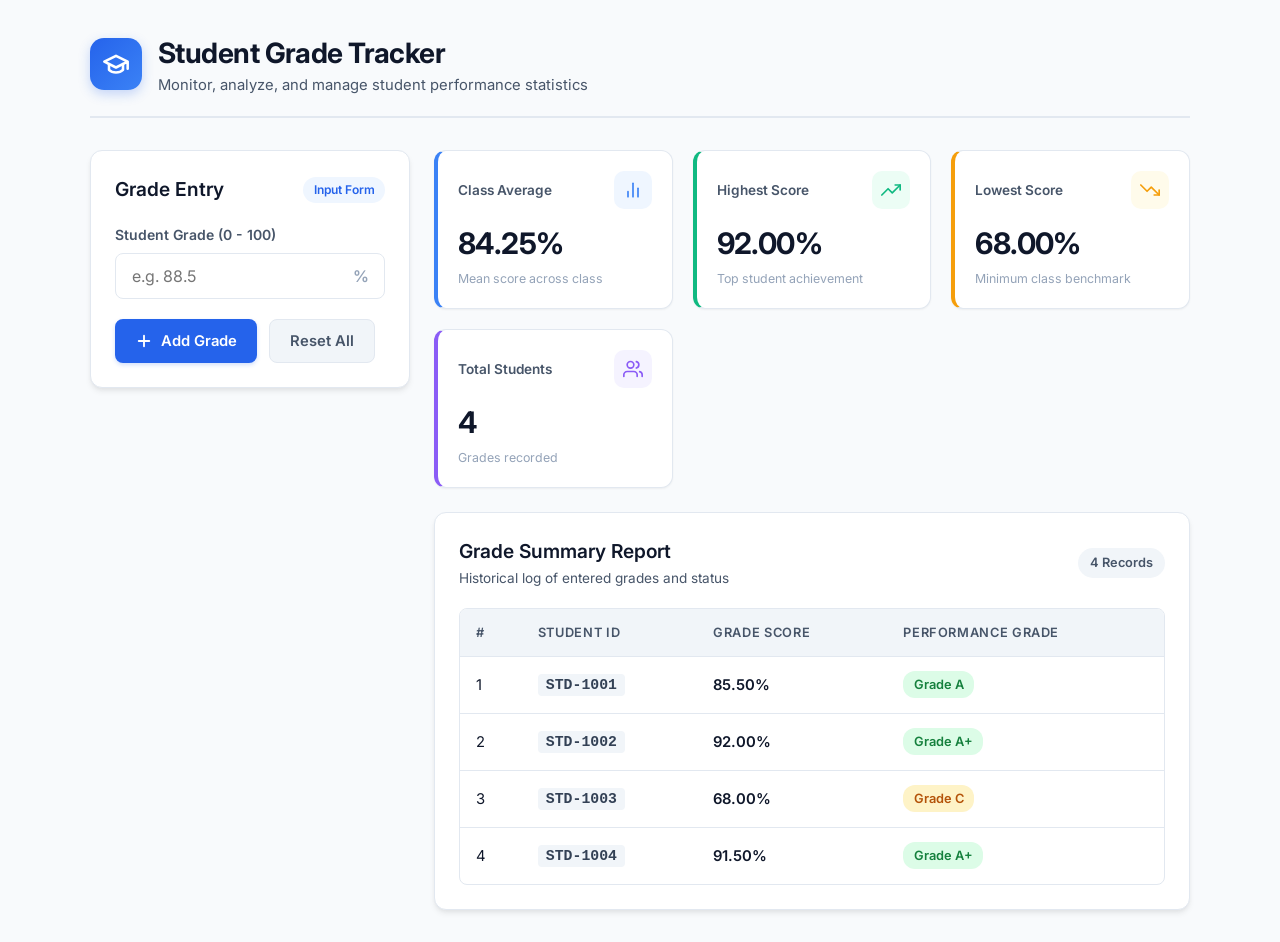
<file: index.html>
<!DOCTYPE html>
<html lang="en">
<head>
    <meta charset="UTF-8">
    <meta name="viewport" content="width=device-width, initial-scale=1.0">
    <title>Student Grade Tracker</title>
    <!-- Google Fonts -->
    <link rel="preconnect" href="https://fonts.googleapis.com">
    <link rel="preconnect" href="https://fonts.gstatic.com" crossorigin>
    <link href="https://fonts.googleapis.com/css2?family=Inter:wght@400;500;600;700&display=swap" rel="stylesheet">
    <!-- Custom CSS -->
    <link rel="stylesheet" href="style.css">
</head>
<body>
    <div class="app-container">
        
        <!-- App Header Banner -->
        <header class="app-header">
            <div class="header-icon">
                <svg width="28" height="28" viewBox="0 0 24 24" fill="none" stroke="currentColor" stroke-width="2.2" stroke-linecap="round" stroke-linejoin="round">
                    <path d="M22 10v6M2 10l10-5 10 5-10 5z"/>
                    <path d="M6 12v5c3 3 9 3 12 0v-5"/>
                </svg>
            </div>
            <div>
                <h1>Student Grade Tracker</h1>
                <p class="subtitle">Monitor, analyze, and manage student performance statistics</p>
            </div>
        </header>

        <!-- Main Grid Layout -->
        <main class="dashboard-grid">

            <!-- 1. Input Section -->
            <section class="card input-section">
                <div class="card-header">
                    <h2>Grade Entry</h2>
                    <span class="badge badge-info">Input Form</span>
                </div>
                
                <form id="grade-form" class="grade-form">
                    <div class="form-group">
                        <label for="grade-input">Student Grade (0 - 100)</label>
                        <div class="input-wrapper">
                            <input 
                                type="number" 
                                id="grade-input" 
                                name="grade" 
                                min="0" 
                                max="100" 
                                step="0.1" 
                                placeholder="e.g. 88.5" 
                                required
                            >
                            <span class="input-unit">%</span>
                        </div>
                    </div>
                    <div class="button-group">
                        <button type="submit" id="add-grade-btn" class="btn btn-primary">
                            <svg width="18" height="18" viewBox="0 0 24 24" fill="none" stroke="currentColor" stroke-width="2.5" stroke-linecap="round" stroke-linejoin="round">
                                <line x1="12" y1="5" x2="12" y2="19"></line>
                                <line x1="5" y1="12" x2="19" y2="12"></line>
                            </svg>
                            Add Grade
                        </button>
                        <button type="button" id="reset-btn" class="btn btn-secondary">Reset All</button>
                    </div>
                </form>
            </section>

            <!-- 2. Statistics Section -->
            <section class="stats-section">
                <div class="stats-grid">

                    <!-- Average Score Card -->
                    <div class="stat-card stat-blue" id="avg-card">
                        <div class="stat-header">
                            <span class="stat-title">Class Average</span>
                            <div class="stat-icon icon-blue">
                                <svg width="20" height="20" viewBox="0 0 24 24" fill="none" stroke="currentColor" stroke-width="2" stroke-linecap="round" stroke-linejoin="round">
                                    <line x1="18" y1="20" x2="18" y2="10"></line>
                                    <line x1="12" y1="20" x2="12" y2="4"></line>
                                    <line x1="6" y1="20" x2="6" y2="14"></line>
                                </svg>
                            </div>
                        </div>
                        <div class="stat-value" id="average-score">84.25%</div>
                        <div class="stat-footer">Mean score across class</div>
                    </div>

                    <!-- Highest Score Card -->
                    <div class="stat-card stat-green" id="highest-card">
                        <div class="stat-header">
                            <span class="stat-title">Highest Score</span>
                            <div class="stat-icon icon-green">
                                <svg width="20" height="20" viewBox="0 0 24 24" fill="none" stroke="currentColor" stroke-width="2" stroke-linecap="round" stroke-linejoin="round">
                                    <polyline points="23 6 13.5 15.5 8.5 10.5 1 18"></polyline>
                                    <polyline points="17 6 23 6 23 12"></polyline>
                                </svg>
                            </div>
                        </div>
                        <div class="stat-value" id="highest-score">96.50%</div>
                        <div class="stat-footer">Top student achievement</div>
                    </div>

                    <!-- Lowest Score Card -->
                    <div class="stat-card stat-amber" id="lowest-card">
                        <div class="stat-header">
                            <span class="stat-title">Lowest Score</span>
                            <div class="stat-icon icon-amber">
                                <svg width="20" height="20" viewBox="0 0 24 24" fill="none" stroke="currentColor" stroke-width="2" stroke-linecap="round" stroke-linejoin="round">
                                    <polyline points="23 18 13.5 8.5 8.5 13.5 1 6"></polyline>
                                    <polyline points="17 18 23 18 23 12"></polyline>
                                </svg>
                            </div>
                        </div>
                        <div class="stat-value" id="lowest-score">68.00%</div>
                        <div class="stat-footer">Minimum class benchmark</div>
                    </div>

                    <!-- Total Students Card -->
                    <div class="stat-card stat-purple" id="total-card">
                        <div class="stat-header">
                            <span class="stat-title">Total Students</span>
                            <div class="stat-icon icon-purple">
                                <svg width="20" height="20" viewBox="0 0 24 24" fill="none" stroke="currentColor" stroke-width="2" stroke-linecap="round" stroke-linejoin="round">
                                    <path d="M17 21v-2a4 4 0 0 0-4-4H5a4 4 0 0 0-4 4v2"></path>
                                    <circle cx="9" cy="7" r="4"></circle>
                                    <path d="M23 21v-2a4 4 0 0 0-3-3.87"></path>
                                    <path d="M16 3.13a4 4 0 0 1 0 7.75"></path>
                                </svg>
                            </div>
                        </div>
                        <div class="stat-value" id="total-students">4</div>
                        <div class="stat-footer">Grades recorded</div>
                    </div>

                </div>
            </section>

            <!-- 3. Summary Report Section -->
            <section class="card report-section">
                <div class="card-header">
                    <div>
                        <h2>Grade Summary Report</h2>
                        <p class="section-desc">Historical log of entered grades and status</p>
                    </div>
                    <span class="count-badge" id="entry-count-badge">4 Records</span>
                </div>

                <div class="table-container">
                    <table id="grades-table" class="grades-table">
                        <thead>
                            <tr>
                                <th>#</th>
                                <th>Student ID</th>
                                <th>Grade Score</th>
                                <th>Performance Grade</th>
                            </tr>
                        </thead>
                        <tbody id="grades-table-body">
                            <!-- Placeholder Rows -->
                            <tr>
                                <td>1</td>
                                <td><span class="student-tag">STD-1001</span></td>
                                <td class="grade-cell">85.50%</td>
                                <td><span class="grade-badge badge-a">Grade A</span></td>
                            </tr>
                            <tr>
                                <td>2</td>
                                <td><span class="student-tag">STD-1002</span></td>
                                <td class="grade-cell">92.00%</td>
                                <td><span class="grade-badge badge-a">Grade A+</span></td>
                            </tr>
                            <tr>
                                <td>3</td>
                                <td><span class="student-tag">STD-1003</span></td>
                                <td class="grade-cell">68.00%</td>
                                <td><span class="grade-badge badge-c">Grade C</span></td>
                            </tr>
                            <tr>
                                <td>4</td>
                                <td><span class="student-tag">STD-1004</span></td>
                                <td class="grade-cell">91.50%</td>
                                <td><span class="grade-badge badge-a">Grade A+</span></td>
                            </tr>
                        </tbody>
                    </table>
                </div>
            </section>

        </main>
    </div>

    <!-- Interactive Script -->
    <script src="app.js"></script>
</body>
</html>
</file>
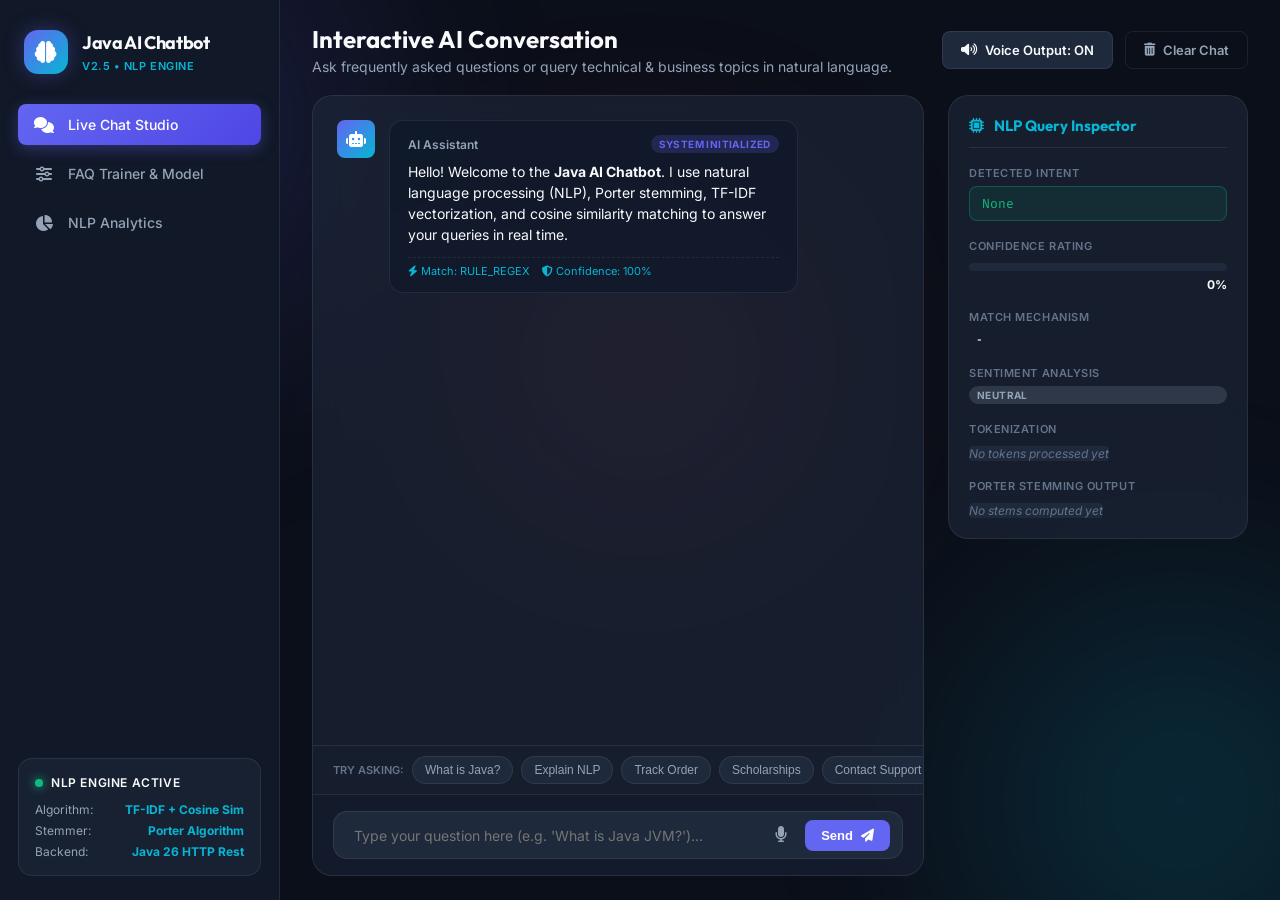
<file: Task_3_AI_Chatbot/web/index.html>
<!DOCTYPE html>
<html lang="en">
<head>
    <meta charset="UTF-8">
    <meta name="viewport" content="width=device-width, initial-scale=1.0">
    <meta name="description" content="AI Chatbot powered by Java NLP techniques, Machine Learning TF-IDF, Cosine Similarity, and dynamic FAQ training.">
    <title>Java AI Chatbot - Intelligent NLP Assistant</title>
    
    <!-- Google Fonts -->
    <link rel="preconnect" href="https://fonts.googleapis.com">
    <link rel="preconnect" href="https://fonts.gstatic.com" crossorigin>
    <link href="https://fonts.googleapis.com/css2?family=Inter:wght@300;400;500;600;700&family=Outfit:wght@400;500;600;700;800&family=Fira+Code:wght@400;500&display=swap" rel="stylesheet">
    
    <!-- FontAwesome Icons -->
    <link rel="stylesheet" href="https://cdnjs.cloudflare.com/ajax/libs/font-awesome/6.4.0/css/all.min.css">
    
    <!-- Custom CSS -->
    <link rel="stylesheet" href="styles.css">
</head>
<body class="dark-theme">

    <div class="app-background">
        <div class="glow-orb orb-1"></div>
        <div class="glow-orb orb-2"></div>
        <div class="glow-orb orb-3"></div>
    </div>

    <div class="app-layout">
        <!-- Sidebar Navigation -->
        <aside class="sidebar" id="mainSidebar">
            <div class="brand">
                <div class="brand-icon">
                    <i class="fa-solid fa-brain"></i>
                </div>
                <div class="brand-text">
                    <h1>Java AI Chatbot</h1>
                    <span class="version-tag">v2.5 • NLP Engine</span>
                </div>
            </div>

            <nav class="nav-menu">
                <button class="nav-btn active" data-tab="tab-chat" id="navBtnChat">
                    <i class="fa-solid fa-comments"></i>
                    <span>Live Chat Studio</span>
                </button>
                <button class="nav-btn" data-tab="tab-trainer" id="navBtnTrainer">
                    <i class="fa-solid fa-sliders"></i>
                    <span>FAQ Trainer & Model</span>
                </button>
                <button class="nav-btn" data-tab="tab-analytics" id="navBtnAnalytics">
                    <i class="fa-solid fa-chart-pie"></i>
                    <span>NLP Analytics</span>
                </button>
            </nav>

            <div class="engine-status-card">
                <div class="status-header">
                    <span class="status-dot online"></span>
                    <span class="status-title">NLP Engine Active</span>
                </div>
                <div class="status-details">
                    <div class="status-item">
                        <span>Algorithm:</span>
                        <strong>TF-IDF + Cosine Sim</strong>
                    </div>
                    <div class="status-item">
                        <span>Stemmer:</span>
                        <strong>Porter Algorithm</strong>
                    </div>
                    <div class="status-item">
                        <span>Backend:</span>
                        <strong>Java 26 HTTP Rest</strong>
                    </div>
                </div>
            </div>
        </aside>

        <!-- Main Content Area -->
        <main class="main-content">

            <!-- TAB 1: LIVE CHAT STUDIO -->
            <section class="tab-pane active" id="tab-chat">
                <header class="content-header">
                    <div class="header-titles">
                        <h2>Interactive AI Conversation</h2>
                        <p>Ask frequently asked questions or query technical & business topics in natural language.</p>
                    </div>
                    <div class="header-actions">
                        <button class="btn btn-secondary" id="btnToggleSpeech">
                            <i class="fa-solid fa-volume-high"></i>
                            <span id="speechStateText">Voice Output: ON</span>
                        </button>
                        <button class="btn btn-outline" id="btnClearChat">
                            <i class="fa-solid fa-trash-can"></i>
                            <span>Clear Chat</span>
                        </button>
                    </div>
                </header>

                <div class="chat-workspace">
                    <div class="chat-main-column">
                        <div class="chat-messages-container" id="chatMessages">
                            <!-- Welcome Message -->
                            <div class="chat-bubble bot-bubble">
                                <div class="avatar">
                                    <i class="fa-solid fa-robot"></i>
                                </div>
                                <div class="bubble-content">
                                    <div class="bubble-header">
                                        <span class="sender-name">AI Assistant</span>
                                        <span class="badge badge-indigo">System Initialized</span>
                                    </div>
                                    <div class="message-text">
                                        Hello! Welcome to the <strong>Java AI Chatbot</strong>. I use natural language processing (NLP), Porter stemming, TF-IDF vectorization, and cosine similarity matching to answer your queries in real time.
                                    </div>
                                    <div class="nlp-mini-meta">
                                        <span><i class="fa-solid fa-bolt"></i> Match: RULE_REGEX</span>
                                        <span><i class="fa-solid fa-shield-halved"></i> Confidence: 100%</span>
                                    </div>
                                </div>
                            </div>
                        </div>

                        <!-- Typing Indicator -->
                        <div class="typing-indicator hidden" id="typingIndicator">
                            <div class="avatar"><i class="fa-solid fa-robot"></i></div>
                            <div class="dots">
                                <span></span><span></span><span></span>
                            </div>
                            <span class="typing-text">AI is computing TF-IDF vectors...</span>
                        </div>

                        <!-- Quick Suggestions Chips -->
                        <div class="quick-suggestions" id="quickSuggestions">
                            <span class="chip-label">Try asking:</span>
                            <button class="chip-btn" data-query="What is Java programming language?">What is Java?</button>
                            <button class="chip-btn" data-query="How does NLP tokenization and TF-IDF work?">Explain NLP</button>
                            <button class="chip-btn" data-query="Where is my shipping order?">Track Order</button>
                            <button class="chip-btn" data-query="How do I apply for scholarships?">Scholarships</button>
                            <button class="chip-btn" data-query="How can I contact customer support?">Contact Support</button>
                        </div>

                        <!-- Chat Input Box -->
                        <div class="chat-input-area">
                            <div class="input-wrapper">
                                <input type="text" id="userChatInput" placeholder="Type your question here (e.g. 'What is Java JVM?')..." autocomplete="off">
                                <button class="mic-btn" id="btnMicInput" title="Voice Input (Speech-to-Text)">
                                    <i class="fa-solid fa-microphone"></i>
                                </button>
                                <button class="send-btn" id="btnSendMessage" title="Send Message">
                                    <span>Send</span>
                                    <i class="fa-solid fa-paper-plane"></i>
                                </button>
                            </div>
                        </div>
                    </div>

                    <!-- Side Inspector Drawer -->
                    <aside class="chat-inspector-column">
                        <div class="inspector-card">
                            <div class="card-title">
                                <i class="fa-solid fa-microchip"></i>
                                <span>NLP Query Inspector</span>
                            </div>

                            <div class="inspector-section">
                                <label>Detected Intent</label>
                                <div class="intent-badge-box" id="inspectIntentTag">None</div>
                            </div>

                            <div class="inspector-section">
                                <label>Confidence Rating</label>
                                <div class="confidence-bar-wrapper">
                                    <div class="confidence-bar" id="inspectConfBar" style="width: 0%;"></div>
                                </div>
                                <div class="confidence-value" id="inspectConfValue">0%</div>
                            </div>

                            <div class="inspector-section">
                                <label>Match Mechanism</label>
                                <span class="badge badge-outline" id="inspectMatchType">-</span>
                            </div>

                            <div class="inspector-section">
                                <label>Sentiment Analysis</label>
                                <span class="badge badge-neutral" id="inspectSentiment">NEUTRAL</span>
                            </div>

                            <div class="inspector-section">
                                <label>Tokenization</label>
                                <div class="token-cloud" id="inspectTokens">
                                    <span class="token-empty">No tokens processed yet</span>
                                </div>
                            </div>

                            <div class="inspector-section">
                                <label>Porter Stemming Output</label>
                                <div class="token-cloud stemmed" id="inspectStemmed">
                                    <span class="token-empty">No stems computed yet</span>
                                </div>
                            </div>
                        </div>
                    </aside>
                </div>
            </section>

            <!-- TAB 2: FAQ TRAINER & MODEL STUDIO -->
            <section class="tab-pane" id="tab-trainer">
                <header class="content-header">
                    <div class="header-titles">
                        <h2>FAQ Trainer & Intent Model Studio</h2>
                        <p>Train the AI chatbot live by adding new intent patterns, questions, responses, and custom rule matching.</p>
                    </div>
                    <div class="header-actions">
                        <button class="btn btn-primary" id="btnOpenAddModal">
                            <i class="fa-solid fa-plus"></i>
                            <span>Create New Intent</span>
                        </button>
                    </div>
                </header>

                <div class="trainer-workspace">
                    <div class="trainer-table-card">
                        <div class="table-header-bar">
                            <h3>Trained Intents Repository</h3>
                            <div class="table-search">
                                <i class="fa-solid fa-magnifying-glass"></i>
                                <input type="text" id="searchFaqInput" placeholder="Filter intents or patterns...">
                            </div>
                        </div>

                        <div class="table-responsive">
                            <table class="faq-table" id="faqTable">
                                <thead>
                                    <tr>
                                        <th>Tag / Identifier</th>
                                        <th>Category</th>
                                        <th>Training Patterns (Questions)</th>
                                        <th>Responses</th>
                                        <th>Regex Rule</th>
                                        <th>Actions</th>
                                    </tr>
                                </thead>
                                <tbody id="faqTableBody">
                                    <!-- Dynamic Rows -->
                                </tbody>
                            </table>
                        </div>
                    </div>
                </div>
            </section>

            <!-- TAB 3: ANALYTICS & SYSTEM METRICS -->
            <section class="tab-pane" id="tab-analytics">
                <header class="content-header">
                    <div class="header-titles">
                        <h2>NLP Engine Analytics & Diagnostics</h2>
                        <p>Real-time metrics on chatbot interaction accuracy, intent distribution, and query success rate.</p>
                    </div>
                    <div class="header-actions">
                        <button class="btn btn-secondary" id="btnRefreshAnalytics">
                            <i class="fa-solid fa-arrows-rotate"></i>
                            <span>Refresh Data</span>
                        </button>
                    </div>
                </header>

                <div class="analytics-workspace">
                    <div class="metrics-grid">
                        <div class="metric-card">
                            <div class="metric-icon icon-indigo"><i class="fa-solid fa-comments"></i></div>
                            <div class="metric-data">
                                <span class="metric-number" id="statTotalQueries">0</span>
                                <span class="metric-label">Total Queries Handled</span>
                            </div>
                        </div>

                        <div class="metric-card">
                            <div class="metric-icon icon-emerald"><i class="fa-solid fa-circle-check"></i></div>
                            <div class="metric-data">
                                <span class="metric-number" id="statMatchRate">0%</span>
                                <span class="metric-label">Intent Match Accuracy</span>
                            </div>
                        </div>

                        <div class="metric-card">
                            <div class="metric-icon icon-cyan"><i class="fa-solid fa-brain"></i></div>
                            <div class="metric-data">
                                <span class="metric-number" id="statTotalIntents">0</span>
                                <span class="metric-label">Active Trained Intents</span>
                            </div>
                        </div>

                        <div class="metric-card">
                            <div class="metric-icon icon-rose"><i class="fa-solid fa-circle-question"></i></div>
                            <div class="metric-data">
                                <span class="metric-number" id="statFallbackCount">0</span>
                                <span class="metric-label">Fallback Triggered</span>
                            </div>
                        </div>
                    </div>

                    <div class="analytics-charts-row">
                        <div class="chart-card">
                            <h3><i class="fa-solid fa-layer-group"></i> Architecture Summary</h3>
                            <div class="tech-stack-list">
                                <div class="tech-item">
                                    <div class="tech-icon"><i class="fa-brands fa-java"></i></div>
                                    <div class="tech-info">
                                        <h4>Java 26 HTTP Server & REST API</h4>
                                        <p>Multi-threaded lightweight HTTP server handling REST endpoints with zero external dependencies.</p>
                                    </div>
                                </div>
                                <div class="tech-item">
                                    <div class="tech-icon"><i class="fa-solid fa-square-root-variable"></i></div>
                                    <div class="tech-info">
                                        <h4>TF-IDF & Cosine Vector Space Model</h4>
                                        <p>Converts normalized stems into high-dimensional term vectors and computes angular cosine distances.</p>
                                    </div>
                                </div>
                                <div class="tech-item">
                                    <div class="tech-icon"><i class="fa-solid fa-scissors"></i></div>
                                    <div class="tech-info">
                                        <h4>Porter Stemming & Token Cleaning</h4>
                                        <p>Strips inflections, suffixes, and stop words to map raw user text into pure semantic roots.</p>
                                    </div>
                                </div>
                            </div>
                        </div>
                    </div>
                </div>
            </section>

        </main>
    </div>

    <!-- MODAL: CREATE / EDIT INTENT -->
    <div class="modal-overlay hidden" id="intentModal">
        <div class="modal-card">
            <div class="modal-header">
                <h3 id="modalTitle">Create New Intent / FAQ</h3>
                <button class="close-modal-btn" id="btnCloseModal">&times;</button>
            </div>
            <div class="modal-body">
                <form id="intentForm">
                    <div class="form-group">
                        <label for="inputTag">Intent Tag / Unique ID *</label>
                        <input type="text" id="inputTag" placeholder="e.g. java_exceptions, refund_request" required>
                    </div>
                    <div class="form-group">
                        <label for="inputCategory">Category *</label>
                        <input type="text" id="inputCategory" placeholder="e.g. Technical, E-Commerce, General" required>
                    </div>
                    <div class="form-group">
                        <label for="inputPatterns">Training Patterns / Questions (One per line) *</label>
                        <textarea id="inputPatterns" rows="4" placeholder="How do I handle exceptions in Java?&#10;Explain try catch blocks&#10;What is NullPointerException?" required></textarea>
                    </div>
                    <div class="form-group">
                        <label for="inputResponses">Bot Responses (One per line) *</label>
                        <textarea id="inputResponses" rows="4" placeholder="Exceptions in Java are handled using try, catch, and finally blocks to catch runtime errors smoothly." required></textarea>
                    </div>
                    <div class="form-group">
                        <label for="inputRegex">Optional Regex Rule Pattern</label>
                        <input type="text" id="inputRegex" placeholder="e.g. ^(exception|try catch)(!|\s|$)">
                    </div>
                    <div class="form-actions">
                        <button type="button" class="btn btn-outline" id="btnCancelModal">Cancel</button>
                        <button type="submit" class="btn btn-primary" id="btnSaveIntent">Save & Train Model</button>
                    </div>
                </form>
            </div>
        </div>
    </div>

    <!-- Custom JS -->
    <script src="app.js"></script>
</body>
</html>
</file>
<file: style.css>
/* ==========================================================================
   Student Grade Tracker - Main Stylesheet
   Design System: Soft Blues, Slate Grays, Modern Card Layout
   ========================================================================== */

:root {
    /* Color Palette */
    --primary: #2563eb;
    --primary-hover: #1d4ed8;
    --primary-light: #eff6ff;
    
    --bg-page: #f8fafc;
    --bg-card: #ffffff;
    --bg-table-head: #f1f5f9;
    
    --text-primary: #0f172a;
    --text-secondary: #475569;
    --text-muted: #94a3b8;
    
    --border-color: #e2e8f0;
    --border-radius: 12px;
    --border-radius-sm: 8px;
    
    /* Category Colors */
    --stat-blue: #3b82f6;
    --stat-blue-bg: #eff6ff;
    
    --stat-green: #10b981;
    --stat-green-bg: #ecfdf5;
    
    --stat-amber: #f59e0b;
    --stat-amber-bg: #fffbeb;
    
    --stat-purple: #8b5cf6;
    --stat-purple-bg: #f5f3ff;
    
    /* Shadows */
    --shadow-sm: 0 1px 2px 0 rgba(0, 0, 0, 0.05);
    --shadow-md: 0 4px 6px -1px rgba(0, 0, 0, 0.08), 0 2px 4px -1px rgba(0, 0, 0, 0.04);
    --shadow-lg: 0 10px 15px -3px rgba(0, 0, 0, 0.1), 0 4px 6px -2px rgba(0, 0, 0, 0.05);
    
    /* Transitions */
    --transition-fast: all 0.2s ease-in-out;
}

/* Base Resets */
* {
    margin: 0;
    padding: 0;
    box-sizing: border-box;
}

body {
    font-family: 'Inter', -apple-system, BlinkMacSystemFont, "Segoe UI", Roboto, sans-serif;
    background-color: var(--bg-page);
    color: var(--text-primary);
    line-height: 1.5;
    padding: 2rem 1rem;
    min-height: 100vh;
}

.app-container {
    max-width: 1100px;
    margin: 0 auto;
}

/* App Header Banner */
.app-header {
    display: flex;
    align-items: center;
    gap: 1rem;
    margin-bottom: 2rem;
    padding-bottom: 1.25rem;
    border-bottom: 2px solid var(--border-color);
}

.header-icon {
    width: 52px;
    height: 52px;
    background: linear-gradient(135deg, #2563eb, #3b82f6);
    color: #ffffff;
    border-radius: 14px;
    display: flex;
    align-items: center;
    justify-content: center;
    box-shadow: 0 4px 12px rgba(37, 99, 235, 0.25);
}

.app-header h1 {
    font-size: 1.75rem;
    font-weight: 700;
    color: var(--text-primary);
    letter-spacing: -0.02em;
}

.subtitle {
    font-size: 0.925rem;
    color: var(--text-secondary);
}

/* Dashboard Grid Layout */
.dashboard-grid {
    display: grid;
    grid-template-columns: 1fr;
    gap: 1.5rem;
}

/* Card Styling */
.card {
    background-color: var(--bg-card);
    border-radius: var(--border-radius);
    border: 1px solid var(--border-color);
    box-shadow: var(--shadow-md);
    padding: 1.5rem;
    transition: var(--transition-fast);
}

.card:hover {
    box-shadow: var(--shadow-lg);
}

.card-header {
    display: flex;
    align-items: center;
    justify-content: space-between;
    margin-bottom: 1.25rem;
}

.card-header h2 {
    font-size: 1.2rem;
    font-weight: 600;
    color: var(--text-primary);
}

.section-desc {
    font-size: 0.85rem;
    color: var(--text-secondary);
    margin-top: 2px;
}

/* Form Styling */
.grade-form {
    display: flex;
    flex-direction: column;
    gap: 1.25rem;
}

.form-group {
    display: flex;
    flex-direction: column;
    gap: 0.5rem;
}

.form-group label {
    font-size: 0.875rem;
    font-weight: 600;
    color: var(--text-secondary);
}

.input-wrapper {
    position: relative;
    display: flex;
    align-items: center;
}

.input-wrapper input {
    width: 100%;
    padding: 0.75rem 2.5rem 0.75rem 1rem;
    font-size: 1rem;
    font-family: inherit;
    color: var(--text-primary);
    background-color: #ffffff;
    border: 1.5px solid var(--border-color);
    border-radius: var(--border-radius-sm);
    outline: none;
    transition: var(--transition-fast);
}

.input-wrapper input:focus {
    border-color: var(--primary);
    box-shadow: 0 0 0 3.5px rgba(37, 99, 235, 0.15);
}

.input-unit {
    position: absolute;
    right: 1rem;
    font-weight: 600;
    color: var(--text-muted);
}

/* Buttons */
.button-group {
    display: flex;
    gap: 0.75rem;
}

.btn {
    display: inline-flex;
    align-items: center;
    justify-content: center;
    gap: 0.5rem;
    padding: 0.75rem 1.25rem;
    font-size: 0.925rem;
    font-weight: 600;
    font-family: inherit;
    border-radius: var(--border-radius-sm);
    border: none;
    cursor: pointer;
    transition: var(--transition-fast);
}

.btn-primary {
    background-color: var(--primary);
    color: #ffffff;
    box-shadow: 0 2px 4px rgba(37, 99, 235, 0.2);
}

.btn-primary:hover {
    background-color: var(--primary-hover);
    transform: translateY(-1px);
    box-shadow: 0 4px 8px rgba(37, 99, 235, 0.3);
}

.btn-primary:active {
    transform: translateY(0);
}

.btn-secondary {
    background-color: #f1f5f9;
    color: var(--text-secondary);
    border: 1px solid var(--border-color);
}

.btn-secondary:hover {
    background-color: #e2e8f0;
    color: var(--text-primary);
}

/* Statistics Grid Section */
.stats-grid {
    display: grid;
    grid-template-columns: repeat(auto-fit, minmax(220px, 1fr));
    gap: 1.25rem;
}

.stat-card {
    background-color: var(--bg-card);
    border-radius: var(--border-radius);
    border: 1px solid var(--border-color);
    padding: 1.25rem;
    display: flex;
    flex-direction: column;
    justify-content: space-between;
    box-shadow: var(--shadow-sm);
    transition: var(--transition-fast);
}

.stat-card:hover {
    transform: translateY(-2px);
    box-shadow: var(--shadow-md);
}

.stat-header {
    display: flex;
    align-items: center;
    justify-content: space-between;
    margin-bottom: 0.75rem;
}

.stat-title {
    font-size: 0.85rem;
    font-weight: 600;
    color: var(--text-secondary);
}

.stat-icon {
    width: 38px;
    height: 38px;
    border-radius: 10px;
    display: flex;
    align-items: center;
    justify-content: center;
}

/* Stat Card Colors */
.stat-blue { border-left: 4px solid var(--stat-blue); }
.icon-blue { background-color: var(--stat-blue-bg); color: var(--stat-blue); }

.stat-green { border-left: 4px solid var(--stat-green); }
.icon-green { background-color: var(--stat-green-bg); color: var(--stat-green); }

.stat-amber { border-left: 4px solid var(--stat-amber); }
.icon-amber { background-color: var(--stat-amber-bg); color: var(--stat-amber); }

.stat-purple { border-left: 4px solid var(--stat-purple); }
.icon-purple { background-color: var(--stat-purple-bg); color: var(--stat-purple); }

.stat-value {
    font-size: 1.85rem;
    font-weight: 700;
    color: var(--text-primary);
    letter-spacing: -0.02em;
    margin-bottom: 0.25rem;
}

.stat-footer {
    font-size: 0.775rem;
    color: var(--text-muted);
}

/* Badges */
.badge {
    padding: 0.25rem 0.65rem;
    font-size: 0.75rem;
    font-weight: 600;
    border-radius: 20px;
}

.badge-info {
    background-color: var(--primary-light);
    color: var(--primary);
}

.count-badge {
    background-color: #f1f5f9;
    color: var(--text-secondary);
    padding: 0.35rem 0.75rem;
    border-radius: 20px;
    font-size: 0.8rem;
    font-weight: 600;
}

/* Summary Report Table */
.table-container {
    overflow-x: auto;
    border-radius: var(--border-radius-sm);
    border: 1px solid var(--border-color);
}

.grades-table {
    width: 100%;
    border-collapse: collapse;
    text-align: left;
    font-size: 0.925rem;
}

.grades-table th {
    background-color: var(--bg-table-head);
    color: var(--text-secondary);
    font-weight: 600;
    font-size: 0.8rem;
    text-transform: uppercase;
    letter-spacing: 0.05em;
    padding: 0.85rem 1rem;
    border-bottom: 1px solid var(--border-color);
}

.grades-table td {
    padding: 0.9rem 1rem;
    border-bottom: 1px solid var(--border-color);
    color: var(--text-primary);
}

.grades-table tbody tr:last-child td {
    border-bottom: none;
}

.grades-table tbody tr {
    transition: var(--transition-fast);
}

.grades-table tbody tr:hover {
    background-color: #f8fafc;
}

.student-tag {
    font-family: monospace;
    font-weight: 600;
    background-color: #f1f5f9;
    color: #334155;
    padding: 0.2rem 0.5rem;
    border-radius: 4px;
}

.grade-cell {
    font-weight: 600;
}

/* Performance Badges */
.grade-badge {
    display: inline-block;
    padding: 0.25rem 0.65rem;
    border-radius: 12px;
    font-size: 0.8rem;
    font-weight: 600;
}

.badge-a { background-color: #dcfce7; color: #15803d; }
.badge-b { background-color: #e0f2fe; color: #0369a1; }
.badge-c { background-color: #fef3c7; color: #b45309; }
.badge-f { background-color: #fee2e2; color: #b91c1c; }

/* Responsive Layout Adjustments */
@media (min-width: 840px) {
    .dashboard-grid {
        grid-template-columns: 320px 1fr;
        align-items: start;
    }
    
    .stats-section {
        grid-column: 2;
        grid-row: 1;
    }
    
    .input-section {
        grid-column: 1;
        grid-row: 1 / span 2;
    }
    
    .report-section {
        grid-column: 2;
        grid-row: 2;
    }
}
</file>
<file: Task_3_AI_Chatbot/web/styles.css>
/* CSS RESET & VARIABLES */
:root {
    --bg-main: #0b0f19;
    --bg-sidebar: #111827;
    --bg-card: rgba(30, 41, 59, 0.6);
    --bg-card-hover: rgba(51, 65, 85, 0.6);
    --bg-input: #1e293b;
    
    --primary: #6366f1;
    --primary-hover: #4f46e5;
    --primary-glow: rgba(99, 102, 241, 0.35);

    --cyan: #06b6d4;
    --emerald: #10b981;
    --rose: #f43f5e;
    --amber: #f59e0b;

    --text-main: #f8fafc;
    --text-muted: #94a3b8;
    --text-subtle: #64748b;
    
    --border-color: rgba(255, 255, 255, 0.08);
    --border-highlight: rgba(99, 102, 241, 0.4);

    --font-heading: 'Outfit', sans-serif;
    --font-body: 'Inter', sans-serif;
    --font-code: 'Fira Code', monospace;

    --radius-sm: 8px;
    --radius-md: 14px;
    --radius-lg: 20px;

    --shadow-lg: 0 20px 25px -5px rgba(0, 0, 0, 0.5), 0 8px 10px -6px rgba(0, 0, 0, 0.4);
    --transition: all 0.25s cubic-bezier(0.4, 0, 0.2, 1);
}

* {
    margin: 0;
    padding: 0;
    box-sizing: border-box;
}

body.dark-theme {
    background-color: var(--bg-main);
    color: var(--text-main);
    font-family: var(--font-body);
    height: 100vh;
    overflow: hidden;
    position: relative;
}

/* AMBIENT GLOW ORBS */
.app-background {
    position: fixed;
    top: 0;
    left: 0;
    width: 100vw;
    height: 100vh;
    overflow: hidden;
    z-index: 0;
    pointer-events: none;
}

.glow-orb {
    position: absolute;
    border-radius: 50%;
    filter: blur(120px);
    opacity: 0.18;
}

.orb-1 {
    width: 450px;
    height: 450px;
    background: var(--primary);
    top: -100px;
    left: -100px;
}

.orb-2 {
    width: 400px;
    height: 400px;
    background: var(--cyan);
    bottom: -100px;
    right: -100px;
}

.orb-3 {
    width: 300px;
    height: 300px;
    background: var(--rose);
    top: 40%;
    left: 50%;
    transform: translate(-50%, -50%);
}

/* APP LAYOUT */
.app-layout {
    display: flex;
    width: 100vw;
    height: 100vh;
    position: relative;
    z-index: 1;
}

/* SIDEBAR */
.sidebar {
    width: 280px;
    background: var(--bg-sidebar);
    border-right: 1px solid var(--border-color);
    display: flex;
    flex-direction: column;
    padding: 24px 18px;
    gap: 24px;
}

.brand {
    display: flex;
    align-items: center;
    gap: 14px;
    padding: 6px;
}

.brand-icon {
    width: 44px;
    height: 44px;
    background: linear-gradient(135deg, var(--primary), var(--cyan));
    border-radius: var(--radius-md);
    display: flex;
    align-items: center;
    justify-content: center;
    font-size: 22px;
    color: #fff;
    box-shadow: 0 0 20px var(--primary-glow);
}

.brand-text h1 {
    font-family: var(--font-heading);
    font-size: 18px;
    font-weight: 700;
    letter-spacing: -0.02em;
}

.version-tag {
    font-size: 11px;
    color: var(--cyan);
    font-weight: 600;
    text-transform: uppercase;
    letter-spacing: 0.05em;
}

.nav-menu {
    display: flex;
    flex-direction: column;
    gap: 8px;
}

.nav-btn {
    display: flex;
    align-items: center;
    gap: 14px;
    padding: 12px 16px;
    background: transparent;
    border: none;
    border-radius: var(--radius-sm);
    color: var(--text-muted);
    font-family: var(--font-body);
    font-size: 14px;
    font-weight: 500;
    cursor: pointer;
    transition: var(--transition);
    text-align: left;
}

.nav-btn:hover {
    background: var(--bg-card);
    color: var(--text-main);
}

.nav-btn.active {
    background: linear-gradient(135deg, var(--primary), var(--primary-hover));
    color: #fff;
    box-shadow: 0 4px 15px var(--primary-glow);
}

.nav-btn i {
    font-size: 16px;
    width: 20px;
    text-align: center;
}

.engine-status-card {
    margin-top: auto;
    background: var(--bg-card);
    border: 1px solid var(--border-color);
    border-radius: var(--radius-md);
    padding: 16px;
    backdrop-filter: blur(12px);
}

.status-header {
    display: flex;
    align-items: center;
    gap: 8px;
    margin-bottom: 12px;
}

.status-dot {
    width: 8px;
    height: 8px;
    border-radius: 50%;
}

.status-dot.online {
    background: var(--emerald);
    box-shadow: 0 0 10px var(--emerald);
}

.status-title {
    font-size: 12px;
    font-weight: 600;
    color: var(--text-main);
    text-transform: uppercase;
    letter-spacing: 0.05em;
}

.status-details {
    display: flex;
    flex-direction: column;
    gap: 6px;
    font-size: 12px;
}

.status-item {
    display: flex;
    justify-content: space-between;
    color: var(--text-muted);
}

.status-item strong {
    color: var(--cyan);
}

/* MAIN CONTENT */
.main-content {
    flex: 1;
    display: flex;
    flex-direction: column;
    overflow: hidden;
}

.tab-pane {
    display: none;
    flex-direction: column;
    height: 100%;
    padding: 24px 32px;
    overflow: hidden;
}

.tab-pane.active {
    display: flex;
}

/* CONTENT HEADER */
.content-header {
    display: flex;
    justify-content: space-between;
    align-items: center;
    margin-bottom: 20px;
}

.header-titles h2 {
    font-family: var(--font-heading);
    font-size: 24px;
    font-weight: 700;
}

.header-titles p {
    font-size: 14px;
    color: var(--text-muted);
    margin-top: 4px;
}

.header-actions {
    display: flex;
    gap: 12px;
}

/* BUTTONS */
.btn {
    display: inline-flex;
    align-items: center;
    gap: 8px;
    padding: 10px 18px;
    border-radius: var(--radius-sm);
    font-family: var(--font-body);
    font-size: 13px;
    font-weight: 600;
    cursor: pointer;
    transition: var(--transition);
    border: none;
}

.btn-primary {
    background: var(--primary);
    color: #fff;
    box-shadow: 0 4px 14px var(--primary-glow);
}

.btn-primary:hover {
    background: var(--primary-hover);
    transform: translateY(-1px);
}

.btn-secondary {
    background: var(--bg-input);
    color: var(--text-main);
    border: 1px solid var(--border-color);
}

.btn-secondary:hover {
    background: var(--bg-card-hover);
}

.btn-outline {
    background: transparent;
    color: var(--text-muted);
    border: 1px solid var(--border-color);
}

.btn-outline:hover {
    color: var(--rose);
    border-color: var(--rose);
}

/* CHAT WORKSPACE */
.chat-workspace {
    display: flex;
    gap: 24px;
    flex: 1;
    overflow: hidden;
}

.chat-main-column {
    flex: 1;
    display: flex;
    flex-direction: column;
    background: var(--bg-card);
    border: 1px solid var(--border-color);
    border-radius: var(--radius-lg);
    backdrop-filter: blur(16px);
    overflow: hidden;
}

.chat-messages-container {
    flex: 1;
    padding: 24px;
    overflow-y: auto;
    display: flex;
    flex-direction: column;
    gap: 20px;
}

.chat-bubble {
    display: flex;
    gap: 14px;
    max-width: 82%;
    animation: fadeIn 0.3s ease-out;
}

@keyframes fadeIn {
    from { opacity: 0; transform: translateY(8px); }
    to { opacity: 1; transform: translateY(0); }
}

.chat-bubble.bot-bubble {
    align-self: flex-start;
}

.chat-bubble.user-bubble {
    align-self: flex-end;
    flex-direction: row-reverse;
}

.avatar {
    width: 38px;
    height: 38px;
    border-radius: var(--radius-sm);
    display: flex;
    align-items: center;
    justify-content: center;
    font-size: 16px;
    flex-shrink: 0;
}

.bot-bubble .avatar {
    background: linear-gradient(135deg, var(--primary), var(--cyan));
    color: #fff;
}

.user-bubble .avatar {
    background: linear-gradient(135deg, #ec4899, var(--primary));
    color: #fff;
}

.bubble-content {
    background: rgba(15, 23, 42, 0.7);
    border: 1px solid var(--border-color);
    border-radius: var(--radius-md);
    padding: 14px 18px;
    display: flex;
    flex-direction: column;
    gap: 8px;
}

.user-bubble .bubble-content {
    background: var(--primary);
    color: #fff;
    border: none;
}

.bubble-header {
    display: flex;
    align-items: center;
    justify-content: space-between;
    gap: 12px;
}

.sender-name {
    font-size: 12px;
    font-weight: 600;
    color: var(--text-muted);
}

.user-bubble .sender-name {
    color: rgba(255, 255, 255, 0.8);
}

.message-text {
    font-size: 14px;
    line-height: 1.5;
    word-break: break-word;
}

.nlp-mini-meta {
    display: flex;
    gap: 12px;
    font-size: 11px;
    color: var(--cyan);
    margin-top: 4px;
    padding-top: 6px;
    border-top: 1px dashed var(--border-color);
}

/* BADGES */
.badge {
    padding: 3px 8px;
    border-radius: 20px;
    font-size: 10px;
    font-weight: 700;
    text-transform: uppercase;
    letter-spacing: 0.04em;
}

.badge-indigo { background: rgba(99, 102, 241, 0.2); color: var(--primary); }
.badge-emerald { background: rgba(16, 185, 129, 0.2); color: var(--emerald); }
.badge-rose { background: rgba(244, 63, 94, 0.2); color: var(--rose); }
.badge-neutral { background: rgba(148, 163, 184, 0.2); color: var(--text-muted); }

/* TYPING INDICATOR */
.typing-indicator {
    display: flex;
    align-items: center;
    gap: 12px;
    padding: 12px 24px;
}

.typing-indicator.hidden { display: none; }

.typing-indicator .dots {
    display: flex;
    gap: 4px;
}

.typing-indicator .dots span {
    width: 6px;
    height: 6px;
    background: var(--cyan);
    border-radius: 50%;
    animation: bounce 1.4s infinite ease-in-out both;
}

.typing-indicator .dots span:nth-child(1) { animation-delay: -0.32s; }
.typing-indicator .dots span:nth-child(2) { animation-delay: -0.16s; }

@keyframes bounce {
    0%, 80%, 100% { transform: scale(0); }
    40% { transform: scale(1.0); }
}

.typing-text {
    font-size: 12px;
    color: var(--text-muted);
}

/* QUICK SUGGESTIONS */
.quick-suggestions {
    display: flex;
    align-items: center;
    gap: 8px;
    padding: 10px 20px;
    overflow-x: auto;
    border-top: 1px solid var(--border-color);
}

.chip-label {
    font-size: 11px;
    color: var(--text-subtle);
    font-weight: 600;
    text-transform: uppercase;
    white-space: nowrap;
}

.chip-btn {
    background: var(--bg-input);
    border: 1px solid var(--border-color);
    color: var(--text-muted);
    padding: 6px 12px;
    border-radius: 20px;
    font-size: 12px;
    cursor: pointer;
    white-space: nowrap;
    transition: var(--transition);
}

.chip-btn:hover {
    background: var(--primary-glow);
    border-color: var(--primary);
    color: var(--text-main);
}

/* CHAT INPUT AREA */
.chat-input-area {
    padding: 16px 20px;
    border-top: 1px solid var(--border-color);
    background: rgba(15, 23, 42, 0.4);
}

.input-wrapper {
    display: flex;
    align-items: center;
    gap: 10px;
    background: var(--bg-input);
    border: 1px solid var(--border-color);
    border-radius: var(--radius-md);
    padding: 6px 12px;
    transition: var(--transition);
}

.input-wrapper:focus-within {
    border-color: var(--primary);
    box-shadow: 0 0 15px var(--primary-glow);
}

.input-wrapper input {
    flex: 1;
    background: transparent;
    border: none;
    outline: none;
    color: var(--text-main);
    font-family: var(--font-body);
    font-size: 14px;
    padding: 8px;
}

.mic-btn, .send-btn {
    border: none;
    background: transparent;
    color: var(--text-muted);
    cursor: pointer;
    transition: var(--transition);
}

.mic-btn {
    font-size: 16px;
    padding: 8px;
}

.mic-btn:hover { color: var(--cyan); }
.mic-btn.recording { color: var(--rose); animation: pulse 1s infinite; }

@keyframes pulse {
    0% { transform: scale(1); }
    50% { transform: scale(1.2); }
    100% { transform: scale(1); }
}

.send-btn {
    display: flex;
    align-items: center;
    gap: 8px;
    background: var(--primary);
    color: #fff;
    padding: 8px 16px;
    border-radius: var(--radius-sm);
    font-weight: 600;
    font-size: 13px;
}

.send-btn:hover {
    background: var(--primary-hover);
}

/* INSPECTOR DRAWER */
.chat-inspector-column {
    width: 300px;
    display: flex;
    flex-direction: column;
}

.inspector-card {
    background: var(--bg-card);
    border: 1px solid var(--border-color);
    border-radius: var(--radius-lg);
    padding: 20px;
    backdrop-filter: blur(16px);
    display: flex;
    flex-direction: column;
    gap: 18px;
}

.card-title {
    display: flex;
    align-items: center;
    gap: 10px;
    font-family: var(--font-heading);
    font-size: 15px;
    font-weight: 700;
    color: var(--cyan);
    border-bottom: 1px solid var(--border-color);
    padding-bottom: 12px;
}

.inspector-section {
    display: flex;
    flex-direction: column;
    gap: 6px;
}

.inspector-section label {
    font-size: 11px;
    font-weight: 600;
    color: var(--text-subtle);
    text-transform: uppercase;
    letter-spacing: 0.05em;
}

.intent-badge-box {
    font-family: var(--font-code);
    font-size: 13px;
    color: var(--emerald);
    background: rgba(16, 185, 129, 0.1);
    padding: 8px 12px;
    border-radius: var(--radius-sm);
    border: 1px solid rgba(16, 185, 129, 0.3);
}

.confidence-bar-wrapper {
    width: 100%;
    height: 8px;
    background: var(--bg-input);
    border-radius: 4px;
    overflow: hidden;
    margin-top: 4px;
}

.confidence-bar {
    height: 100%;
    background: linear-gradient(90deg, var(--cyan), var(--primary));
    transition: width 0.4s ease;
}

.confidence-value {
    font-size: 12px;
    font-weight: 700;
    color: var(--text-main);
    text-align: right;
}

.token-cloud {
    display: flex;
    flex-wrap: wrap;
    gap: 6px;
    margin-top: 4px;
}

.token-cloud span {
    background: var(--bg-input);
    border: 1px solid var(--border-color);
    padding: 4px 8px;
    border-radius: 4px;
    font-family: var(--font-code);
    font-size: 11px;
    color: var(--text-muted);
}

.token-cloud.stemmed span {
    color: var(--cyan);
    border-color: rgba(6, 182, 212, 0.3);
}

.token-empty {
    font-style: italic;
    font-family: var(--font-body) !important;
    font-size: 12px !important;
    color: var(--text-subtle) !important;
    border: none !important;
    padding: 0 !important;
}

/* FAQ TRAINER TABLE */
.trainer-workspace {
    flex: 1;
    overflow: hidden;
    display: flex;
    flex-direction: column;
}

.trainer-table-card {
    background: var(--bg-card);
    border: 1px solid var(--border-color);
    border-radius: var(--radius-lg);
    backdrop-filter: blur(16px);
    display: flex;
    flex-direction: column;
    flex: 1;
    overflow: hidden;
}

.table-header-bar {
    display: flex;
    justify-content: space-between;
    align-items: center;
    padding: 20px 24px;
    border-bottom: 1px solid var(--border-color);
}

.table-header-bar h3 {
    font-family: var(--font-heading);
    font-size: 16px;
    font-weight: 700;
}

.table-search {
    display: flex;
    align-items: center;
    gap: 10px;
    background: var(--bg-input);
    border: 1px solid var(--border-color);
    border-radius: var(--radius-sm);
    padding: 6px 14px;
    width: 260px;
}

.table-search input {
    background: transparent;
    border: none;
    outline: none;
    color: var(--text-main);
    font-size: 13px;
    width: 100%;
}

.table-responsive {
    flex: 1;
    overflow-y: auto;
    padding: 12px 24px;
}

.faq-table {
    width: 100%;
    border-collapse: collapse;
    text-align: left;
    font-size: 13px;
}

.faq-table th {
    padding: 12px 16px;
    color: var(--text-subtle);
    font-weight: 600;
    text-transform: uppercase;
    font-size: 11px;
    letter-spacing: 0.05em;
    border-bottom: 1px solid var(--border-color);
}

.faq-table td {
    padding: 16px;
    border-bottom: 1px solid var(--border-color);
    color: var(--text-muted);
    vertical-align: top;
}

.faq-table tr:hover td {
    background: rgba(255, 255, 255, 0.02);
}

.action-btns {
    display: flex;
    gap: 8px;
}

.icon-btn {
    background: transparent;
    border: none;
    color: var(--text-muted);
    font-size: 14px;
    cursor: pointer;
    padding: 4px;
    transition: var(--transition);
}

.icon-btn:hover { color: var(--rose); }

/* ANALYTICS */
.analytics-workspace {
    display: flex;
    flex-direction: column;
    gap: 24px;
    overflow-y: auto;
    flex: 1;
}

.metrics-grid {
    display: grid;
    grid-template-columns: repeat(4, 1fr);
    gap: 20px;
}

.metric-card {
    background: var(--bg-card);
    border: 1px solid var(--border-color);
    border-radius: var(--radius-md);
    padding: 20px;
    display: flex;
    align-items: center;
    gap: 16px;
    backdrop-filter: blur(12px);
}

.metric-icon {
    width: 48px;
    height: 48px;
    border-radius: var(--radius-sm);
    display: flex;
    align-items: center;
    justify-content: center;
    font-size: 20px;
}

.icon-indigo { background: rgba(99, 102, 241, 0.15); color: var(--primary); }
.icon-emerald { background: rgba(16, 185, 129, 0.15); color: var(--emerald); }
.icon-cyan { background: rgba(6, 182, 212, 0.15); color: var(--cyan); }
.icon-rose { background: rgba(244, 63, 94, 0.15); color: var(--rose); }

.metric-number {
    font-family: var(--font-heading);
    font-size: 24px;
    font-weight: 700;
    color: var(--text-main);
    display: block;
}

.metric-label {
    font-size: 12px;
    color: var(--text-muted);
}

.analytics-charts-row {
    display: flex;
    gap: 24px;
}

.chart-card {
    flex: 1;
    background: var(--bg-card);
    border: 1px solid var(--border-color);
    border-radius: var(--radius-lg);
    padding: 24px;
    backdrop-filter: blur(16px);
}

.chart-card h3 {
    font-family: var(--font-heading);
    font-size: 16px;
    font-weight: 700;
    margin-bottom: 20px;

}

.tech-stack-list {
    display: flex;
    flex-direction: column;
    gap: 16px;
}

.tech-item {
    display: flex;
    gap: 16px;
    padding: 14px;
    background: rgba(15, 23, 42, 0.5);
    border: 1px solid var(--border-color);
    border-radius: var(--radius-sm);
}

.tech-icon {
    font-size: 24px;
    color: var(--cyan);
}

.tech-info h4 {
    font-size: 14px;
    font-weight: 600;
}

.tech-info p {
    font-size: 12px;
    color: var(--text-muted);
    margin-top: 2px;
}

/* MODAL */
.modal-overlay {
    position: fixed;
    top: 0;
    left: 0;
    width: 100vw;
    height: 100vh;
    background: rgba(0, 0, 0, 0.7);
    backdrop-filter: blur(8px);
    z-index: 999;
    display: flex;
    align-items: center;
    justify-content: center;
}

.modal-overlay.hidden { display: none; }

.modal-card {
    width: 540px;
    background: var(--bg-sidebar);
    border: 1px solid var(--border-color);
    border-radius: var(--radius-lg);
    box-shadow: var(--shadow-lg);
    overflow: hidden;
    animation: modalIn 0.3s cubic-bezier(0.16, 1, 0.3, 1);
}

@keyframes modalIn {
    from { opacity: 0; transform: scale(0.95); }
    to { opacity: 1; transform: scale(1); }
}

.modal-header {
    display: flex;
    justify-content: space-between;
    align-items: center;
    padding: 18px 24px;
    border-bottom: 1px solid var(--border-color);
}

.modal-header h3 {
    font-family: var(--font-heading);
    font-size: 18px;
    font-weight: 700;
}

.close-modal-btn {
    background: transparent;
    border: none;
    color: var(--text-muted);
    font-size: 24px;
    cursor: pointer;
}

.modal-body {
    padding: 24px;
}

.form-group {
    display: flex;
    flex-direction: column;
    gap: 8px;
    margin-bottom: 16px;
}

.form-group label {
    font-size: 12px;
    font-weight: 600;
    color: var(--text-muted);
}

.form-group input, .form-group textarea {
    background: var(--bg-input);
    border: 1px solid var(--border-color);
    border-radius: var(--radius-sm);
    padding: 10px 14px;
    color: var(--text-main);
    font-family: var(--font-body);
    font-size: 13px;
    outline: none;
}

.form-group input:focus, .form-group textarea:focus {
    border-color: var(--primary);
}

.form-actions {
    display: flex;
    justify-content: flex-end;
    gap: 12px;
    margin-top: 24px;
}
</file>
